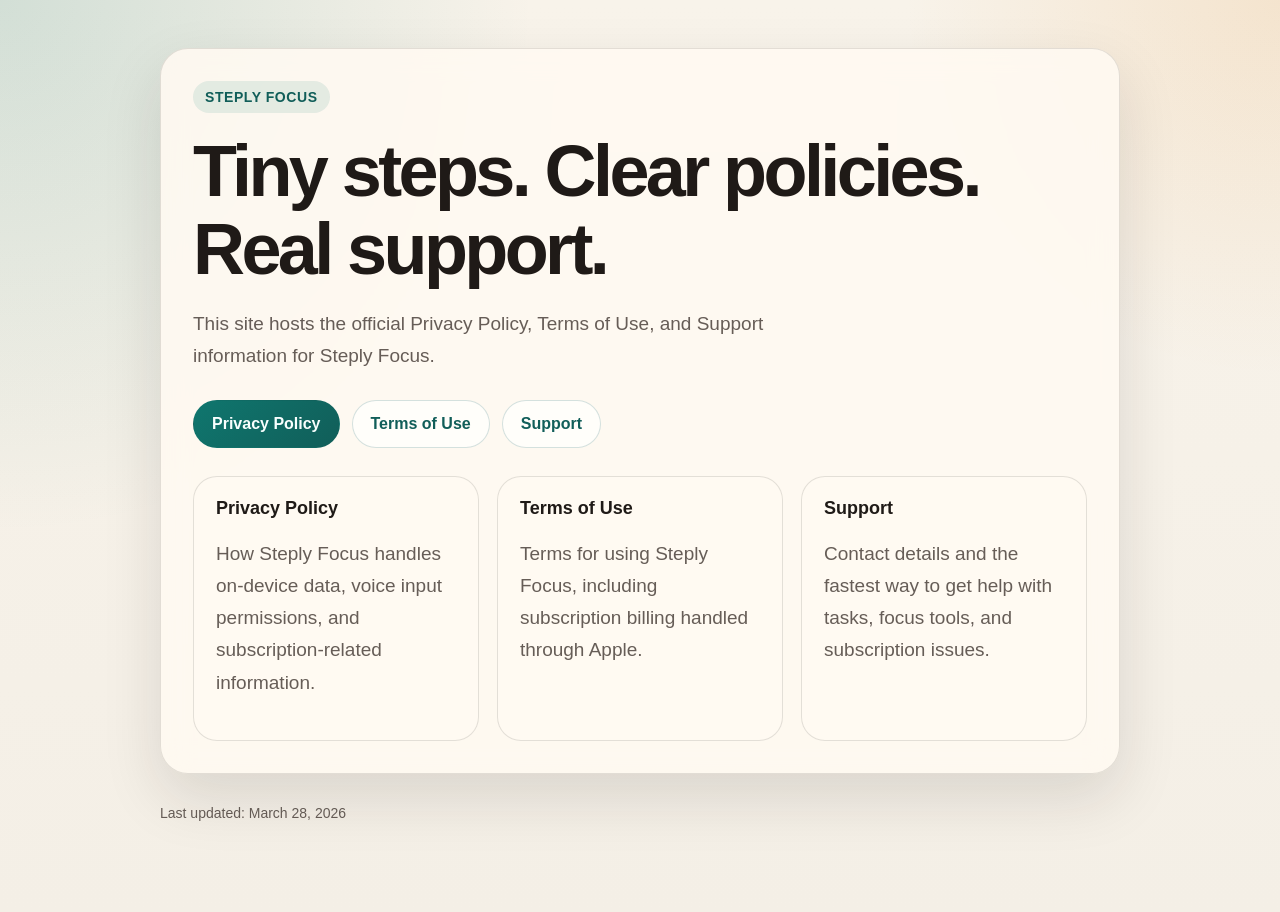
<file: index.html>
<!DOCTYPE html>
<html lang="en">
<head>
  <meta charset="utf-8">
  <meta name="viewport" content="width=device-width, initial-scale=1">
  <title>Steply Focus</title>
  <meta name="description" content="Official legal and support pages for Steply Focus.">
  <link rel="stylesheet" href="assets/style.css">
</head>
<body>
  <main class="shell">
    <section class="hero">
      <div class="eyebrow">Steply Focus</div>
      <h1>Tiny steps. Clear policies. Real support.</h1>
      <p>
        This site hosts the official Privacy Policy, Terms of Use, and Support information
        for Steply Focus.
      </p>
      <nav class="nav" aria-label="Primary">
        <a class="button primary" href="privacy/">Privacy Policy</a>
        <a href="terms/">Terms of Use</a>
        <a href="support/">Support</a>
      </nav>
      <div class="grid">
        <article class="card">
          <h3>Privacy Policy</h3>
          <p>How Steply Focus handles on-device data, voice input permissions, and subscription-related information.</p>
        </article>
        <article class="card">
          <h3>Terms of Use</h3>
          <p>Terms for using Steply Focus, including subscription billing handled through Apple.</p>
        </article>
        <article class="card">
          <h3>Support</h3>
          <p>Contact details and the fastest way to get help with tasks, focus tools, and subscription issues.</p>
        </article>
      </div>
    </section>
    <p class="footer">Last updated: March 28, 2026</p>
  </main>
</body>
</html>
</file>
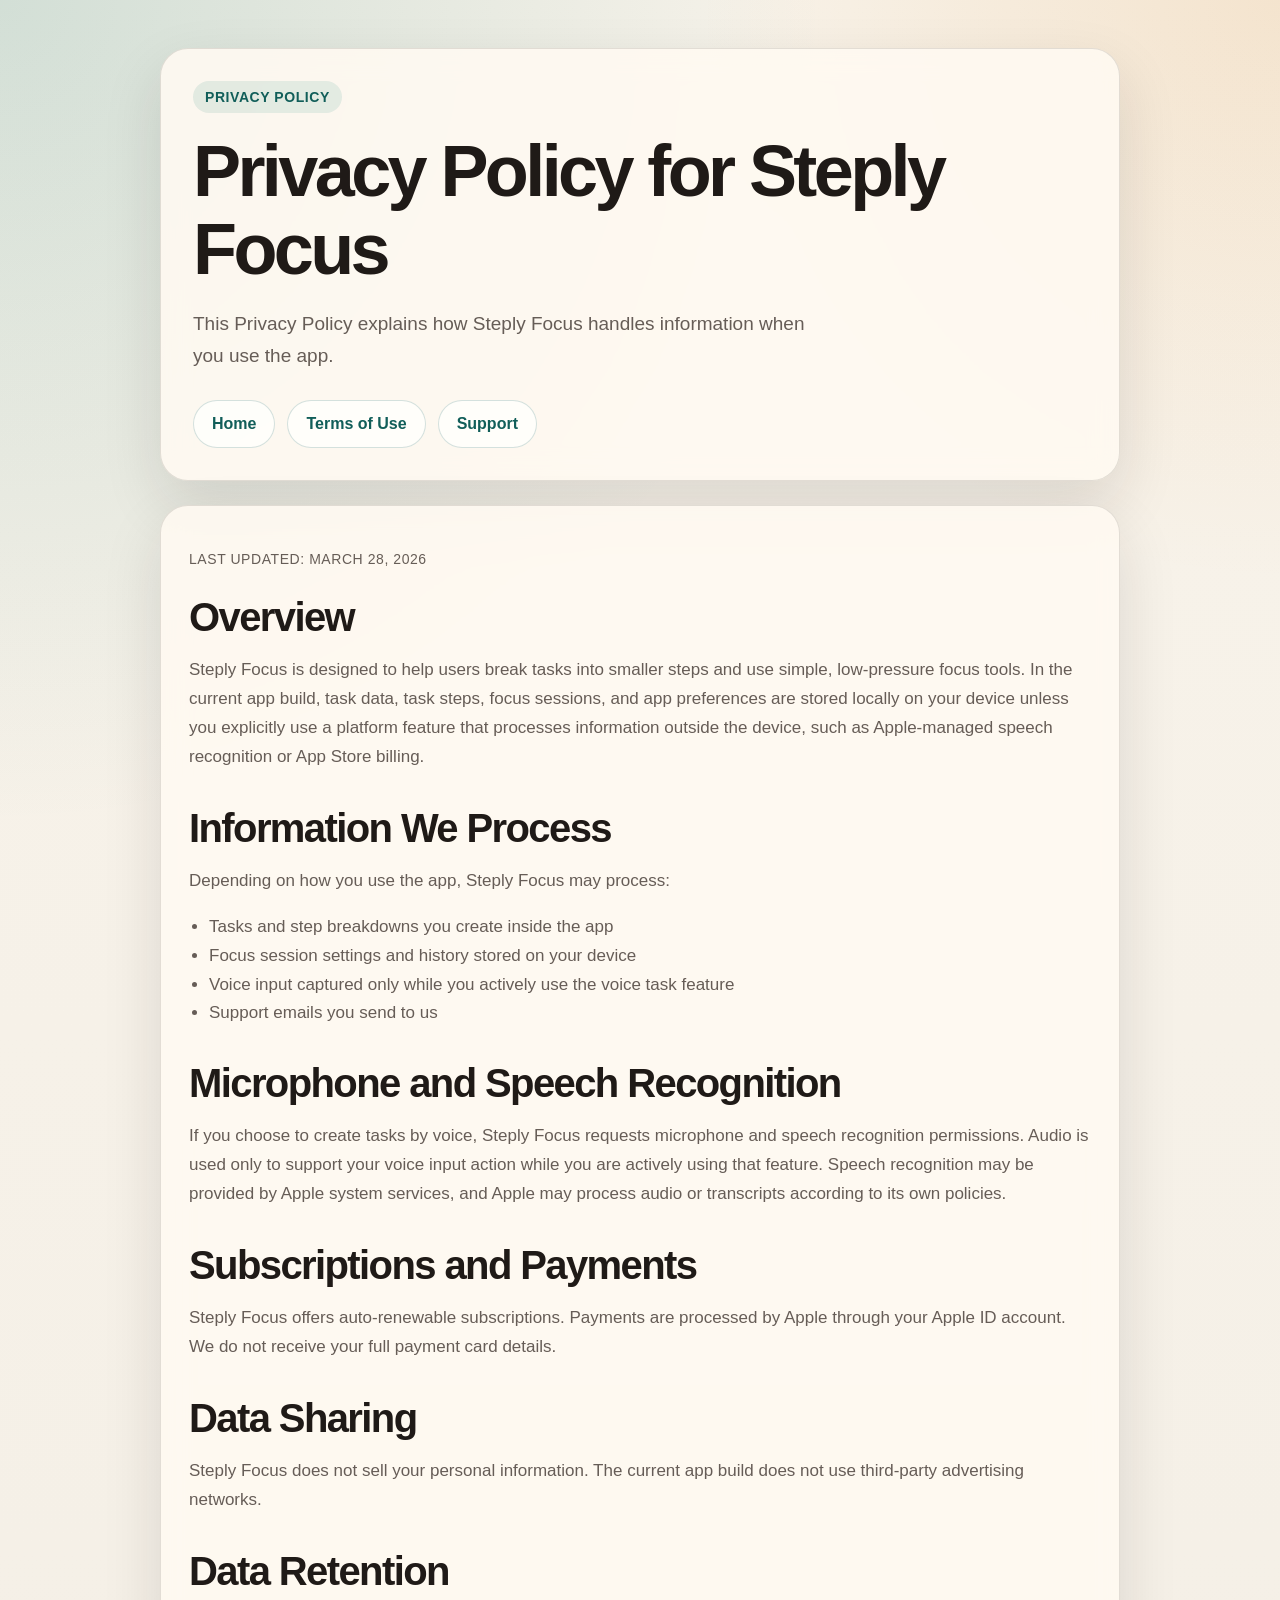
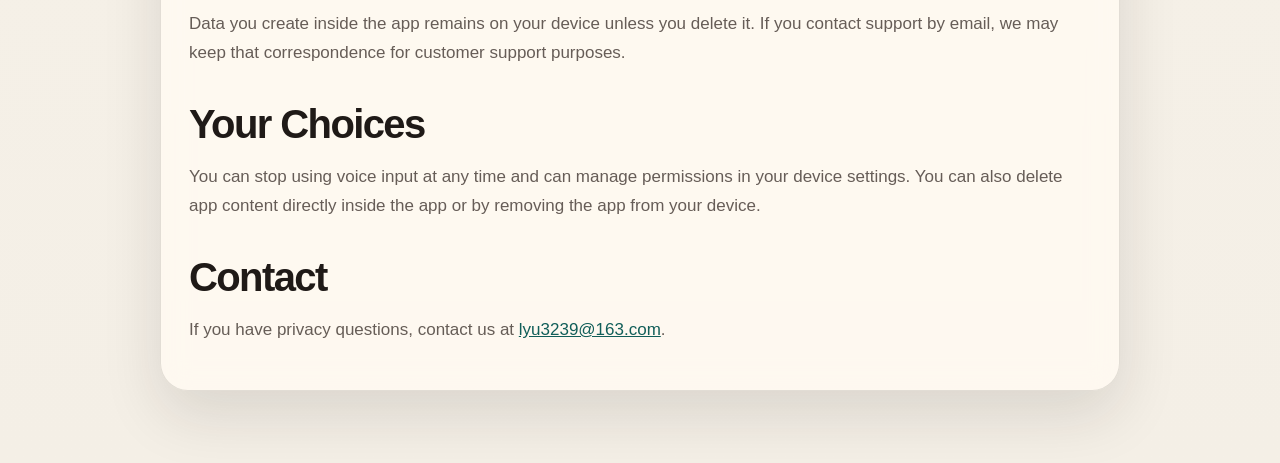
<file: privacy/index.html>
<!DOCTYPE html>
<html lang="en">
<head>
  <meta charset="utf-8">
  <meta name="viewport" content="width=device-width, initial-scale=1">
  <title>Privacy Policy | Steply Focus</title>
  <meta name="description" content="Privacy Policy for Steply Focus.">
  <link rel="stylesheet" href="../assets/style.css">
</head>
<body>
  <main class="shell">
    <section class="hero">
      <div class="eyebrow">Privacy Policy</div>
      <h1>Privacy Policy for Steply Focus</h1>
      <p>
        This Privacy Policy explains how Steply Focus handles information when you use the app.
      </p>
      <nav class="nav" aria-label="Secondary">
        <a href="../">Home</a>
        <a href="../terms/">Terms of Use</a>
        <a href="../support/">Support</a>
      </nav>
    </section>

    <section class="panel">
      <p class="meta">Last updated: March 28, 2026</p>
      <div class="stack">
        <div>
          <h2>Overview</h2>
          <p>
            Steply Focus is designed to help users break tasks into smaller steps and use simple,
            low-pressure focus tools. In the current app build, task data, task steps, focus sessions,
            and app preferences are stored locally on your device unless you explicitly use a platform
            feature that processes information outside the device, such as Apple-managed speech
            recognition or App Store billing.
          </p>
        </div>

        <div>
          <h2>Information We Process</h2>
          <p>Depending on how you use the app, Steply Focus may process:</p>
          <ul>
            <li>Tasks and step breakdowns you create inside the app</li>
            <li>Focus session settings and history stored on your device</li>
            <li>Voice input captured only while you actively use the voice task feature</li>
            <li>Support emails you send to us</li>
          </ul>
        </div>

        <div>
          <h2>Microphone and Speech Recognition</h2>
          <p>
            If you choose to create tasks by voice, Steply Focus requests microphone and speech
            recognition permissions. Audio is used only to support your voice input action while
            you are actively using that feature. Speech recognition may be provided by Apple system
            services, and Apple may process audio or transcripts according to its own policies.
          </p>
        </div>

        <div>
          <h2>Subscriptions and Payments</h2>
          <p>
            Steply Focus offers auto-renewable subscriptions. Payments are processed by Apple
            through your Apple ID account. We do not receive your full payment card details.
          </p>
        </div>

        <div>
          <h2>Data Sharing</h2>
          <p>
            Steply Focus does not sell your personal information. The current app build does not use
            third-party advertising networks.
          </p>
        </div>

        <div>
          <h2>Data Retention</h2>
          <p>
            Data you create inside the app remains on your device unless you delete it. If you
            contact support by email, we may keep that correspondence for customer support purposes.
          </p>
        </div>

        <div>
          <h2>Your Choices</h2>
          <p>
            You can stop using voice input at any time and can manage permissions in your device
            settings. You can also delete app content directly inside the app or by removing the app
            from your device.
          </p>
        </div>

        <div>
          <h2>Contact</h2>
          <p>
            If you have privacy questions, contact us at
            <a href="mailto:lyu3239@163.com">lyu3239@163.com</a>.
          </p>
        </div>
      </div>
    </section>
  </main>
</body>
</html>
</file>
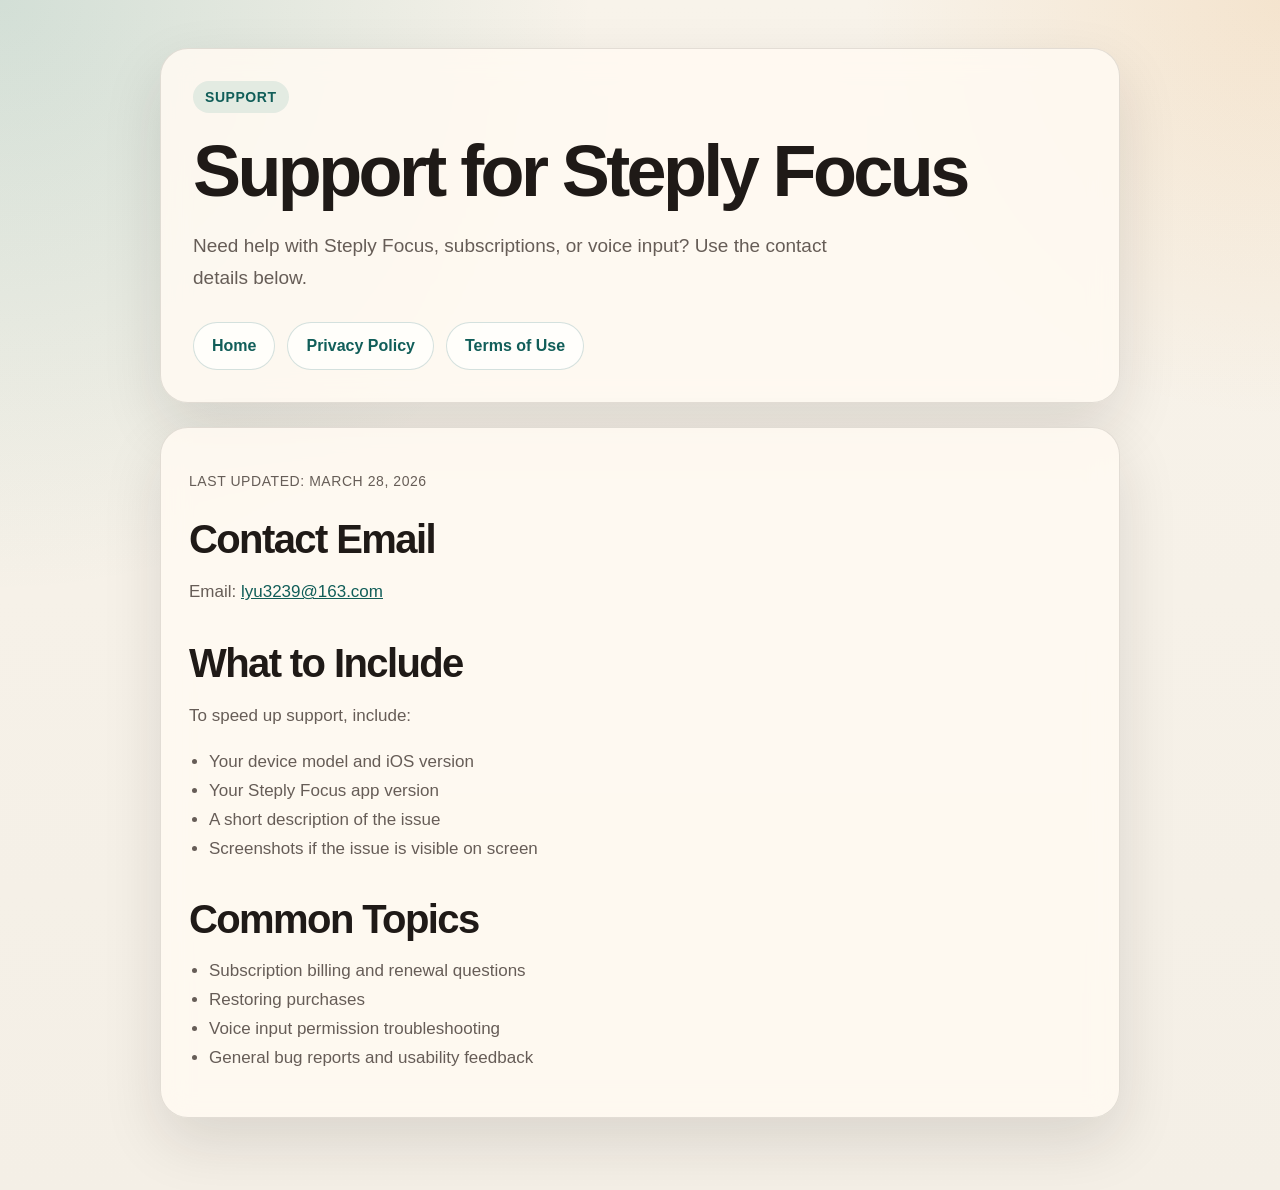
<file: support/index.html>
<!DOCTYPE html>
<html lang="en">
<head>
  <meta charset="utf-8">
  <meta name="viewport" content="width=device-width, initial-scale=1">
  <title>Support | Steply Focus</title>
  <meta name="description" content="Support information for Steply Focus.">
  <link rel="stylesheet" href="../assets/style.css">
</head>
<body>
  <main class="shell">
    <section class="hero">
      <div class="eyebrow">Support</div>
      <h1>Support for Steply Focus</h1>
      <p>
        Need help with Steply Focus, subscriptions, or voice input? Use the contact details below.
      </p>
      <nav class="nav" aria-label="Secondary">
        <a href="../">Home</a>
        <a href="../privacy/">Privacy Policy</a>
        <a href="../terms/">Terms of Use</a>
      </nav>
    </section>

    <section class="panel">
      <p class="meta">Last updated: March 28, 2026</p>
      <div class="stack">
        <div>
          <h2>Contact Email</h2>
          <p>
            Email: <a href="mailto:lyu3239@163.com">lyu3239@163.com</a>
          </p>
        </div>

        <div>
          <h2>What to Include</h2>
          <p>To speed up support, include:</p>
          <ul>
            <li>Your device model and iOS version</li>
            <li>Your Steply Focus app version</li>
            <li>A short description of the issue</li>
            <li>Screenshots if the issue is visible on screen</li>
          </ul>
        </div>

        <div>
          <h2>Common Topics</h2>
          <ul>
            <li>Subscription billing and renewal questions</li>
            <li>Restoring purchases</li>
            <li>Voice input permission troubleshooting</li>
            <li>General bug reports and usability feedback</li>
          </ul>
        </div>

      </div>
    </section>
  </main>
</body>
</html>
</file>
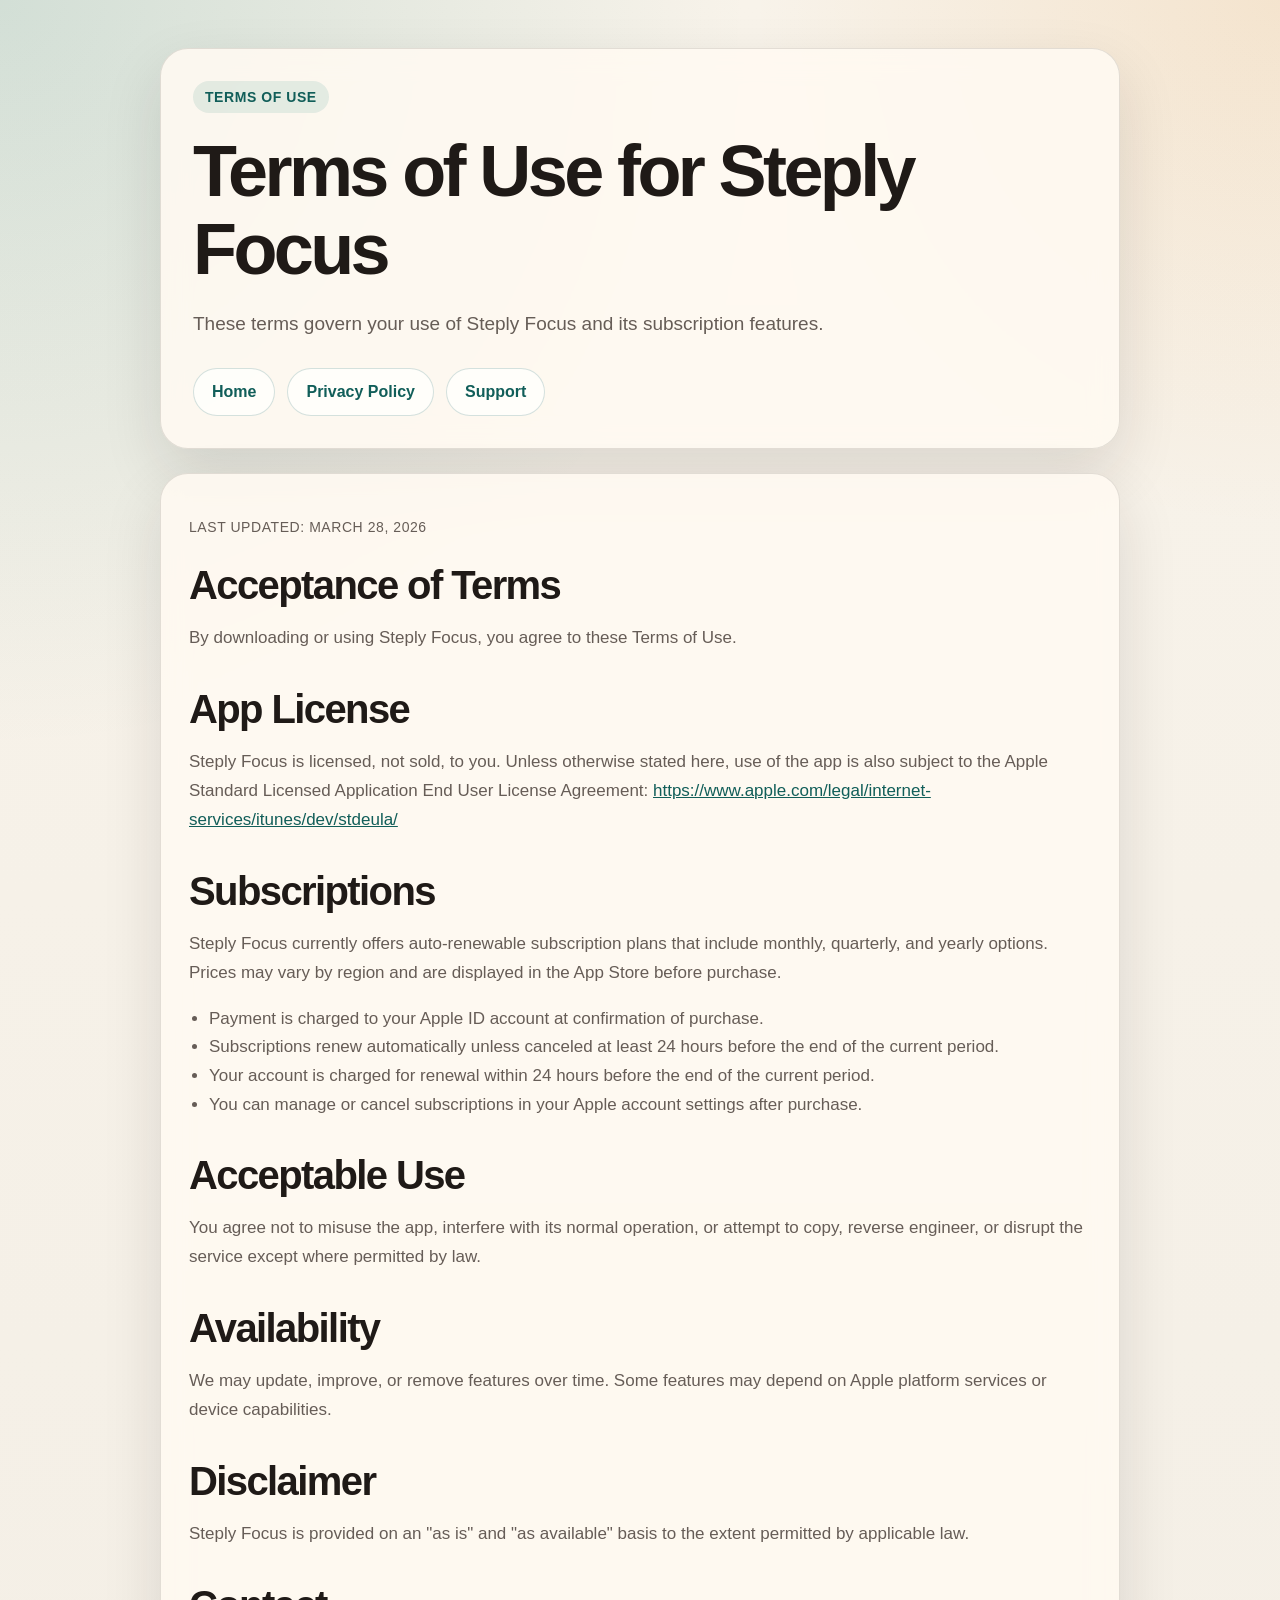
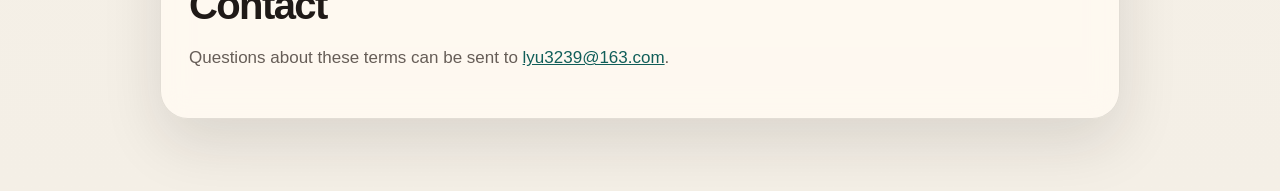
<file: terms/index.html>
<!DOCTYPE html>
<html lang="en">
<head>
  <meta charset="utf-8">
  <meta name="viewport" content="width=device-width, initial-scale=1">
  <title>Terms of Use | Steply Focus</title>
  <meta name="description" content="Terms of Use for Steply Focus.">
  <link rel="stylesheet" href="../assets/style.css">
</head>
<body>
  <main class="shell">
    <section class="hero">
      <div class="eyebrow">Terms of Use</div>
      <h1>Terms of Use for Steply Focus</h1>
      <p>
        These terms govern your use of Steply Focus and its subscription features.
      </p>
      <nav class="nav" aria-label="Secondary">
        <a href="../">Home</a>
        <a href="../privacy/">Privacy Policy</a>
        <a href="../support/">Support</a>
      </nav>
    </section>

    <section class="panel">
      <p class="meta">Last updated: March 28, 2026</p>
      <div class="stack">
        <div>
          <h2>Acceptance of Terms</h2>
          <p>
            By downloading or using Steply Focus, you agree to these Terms of Use.
          </p>
        </div>

        <div>
          <h2>App License</h2>
          <p>
            Steply Focus is licensed, not sold, to you. Unless otherwise stated here, use of the app
            is also subject to the Apple Standard Licensed Application End User License Agreement:
            <a href="https://www.apple.com/legal/internet-services/itunes/dev/stdeula/">
              https://www.apple.com/legal/internet-services/itunes/dev/stdeula/
            </a>
          </p>
        </div>

        <div>
          <h2>Subscriptions</h2>
          <p>
            Steply Focus currently offers auto-renewable subscription plans that include monthly,
            quarterly, and yearly options. Prices may vary by region and are displayed in the App
            Store before purchase.
          </p>
          <ul>
            <li>Payment is charged to your Apple ID account at confirmation of purchase.</li>
            <li>Subscriptions renew automatically unless canceled at least 24 hours before the end of the current period.</li>
            <li>Your account is charged for renewal within 24 hours before the end of the current period.</li>
            <li>You can manage or cancel subscriptions in your Apple account settings after purchase.</li>
          </ul>
        </div>

        <div>
          <h2>Acceptable Use</h2>
          <p>
            You agree not to misuse the app, interfere with its normal operation, or attempt to copy,
            reverse engineer, or disrupt the service except where permitted by law.
          </p>
        </div>

        <div>
          <h2>Availability</h2>
          <p>
            We may update, improve, or remove features over time. Some features may depend on Apple
            platform services or device capabilities.
          </p>
        </div>

        <div>
          <h2>Disclaimer</h2>
          <p>
            Steply Focus is provided on an "as is" and "as available" basis to the extent permitted
            by applicable law.
          </p>
        </div>

        <div>
          <h2>Contact</h2>
          <p>
            Questions about these terms can be sent to
            <a href="mailto:lyu3239@163.com">lyu3239@163.com</a>.
          </p>
        </div>
      </div>
    </section>
  </main>
</body>
</html>
</file>
<file: assets/style.css>
:root {
  --bg: #f4efe6;
  --surface: rgba(255, 250, 242, 0.88);
  --surface-strong: #fffaf2;
  --ink: #1f1a17;
  --muted: #665d57;
  --line: rgba(31, 26, 23, 0.12);
  --accent: #0f766e;
  --accent-strong: #115e59;
  --shadow: 0 24px 60px rgba(31, 26, 23, 0.12);
}

* {
  box-sizing: border-box;
}

html {
  color-scheme: light;
}

body {
  margin: 0;
  min-height: 100vh;
  font-family: "Avenir Next", "Segoe UI", sans-serif;
  color: var(--ink);
  background:
    radial-gradient(circle at top left, rgba(15, 118, 110, 0.16), transparent 34%),
    radial-gradient(circle at top right, rgba(217, 119, 6, 0.12), transparent 24%),
    linear-gradient(180deg, #f8f3ea 0%, var(--bg) 100%);
}

a {
  color: var(--accent-strong);
}

.shell {
  width: min(960px, calc(100% - 32px));
  margin: 0 auto;
  padding: 48px 0 72px;
}

.hero,
.panel {
  background: var(--surface);
  border: 1px solid var(--line);
  border-radius: 28px;
  box-shadow: var(--shadow);
  backdrop-filter: blur(14px);
}

.hero {
  padding: 32px;
}

.eyebrow {
  display: inline-flex;
  align-items: center;
  gap: 10px;
  padding: 8px 12px;
  border-radius: 999px;
  background: rgba(15, 118, 110, 0.1);
  color: var(--accent-strong);
  font-size: 14px;
  font-weight: 700;
  letter-spacing: 0.04em;
  text-transform: uppercase;
}

h1,
h2,
h3 {
  margin: 0 0 16px;
  line-height: 1.08;
}

h1 {
  margin-top: 20px;
  font-size: clamp(40px, 8vw, 72px);
  letter-spacing: -0.05em;
}

h2 {
  font-size: clamp(28px, 4vw, 40px);
  letter-spacing: -0.04em;
}

h3 {
  font-size: 18px;
}

p,
li {
  color: var(--muted);
  font-size: 17px;
  line-height: 1.7;
}

.hero p {
  max-width: 60ch;
  font-size: 19px;
}

.nav {
  display: flex;
  flex-wrap: wrap;
  gap: 12px;
  margin-top: 28px;
}

.nav a,
.button {
  display: inline-flex;
  align-items: center;
  justify-content: center;
  min-height: 48px;
  padding: 0 18px;
  border-radius: 999px;
  border: 1px solid rgba(17, 94, 89, 0.18);
  background: rgba(255, 255, 255, 0.68);
  color: var(--accent-strong);
  text-decoration: none;
  font-weight: 700;
}

.button.primary {
  background: linear-gradient(135deg, var(--accent) 0%, var(--accent-strong) 100%);
  color: #f8fffe;
  border-color: transparent;
}

.grid {
  display: grid;
  grid-template-columns: repeat(auto-fit, minmax(220px, 1fr));
  gap: 18px;
  margin-top: 28px;
}

.card {
  padding: 22px;
  border-radius: 24px;
  background: var(--surface-strong);
  border: 1px solid var(--line);
}

.stack {
  display: grid;
  gap: 18px;
  margin-top: 24px;
}

.panel {
  padding: 28px;
  margin-top: 24px;
}

.meta {
  color: var(--muted);
  font-size: 14px;
  letter-spacing: 0.04em;
  text-transform: uppercase;
}

.footer {
  margin-top: 28px;
  color: var(--muted);
  font-size: 14px;
}

code {
  padding: 2px 6px;
  border-radius: 8px;
  background: rgba(31, 26, 23, 0.06);
  font-family: "SFMono-Regular", "Menlo", monospace;
  font-size: 0.92em;
}

ul {
  padding-left: 20px;
}

@media (max-width: 640px) {
  .shell {
    width: min(calc(100% - 20px), 960px);
    padding-top: 24px;
  }

  .hero,
  .panel {
    padding: 22px;
    border-radius: 22px;
  }

  p,
  li {
    font-size: 16px;
  }
}
</file>
